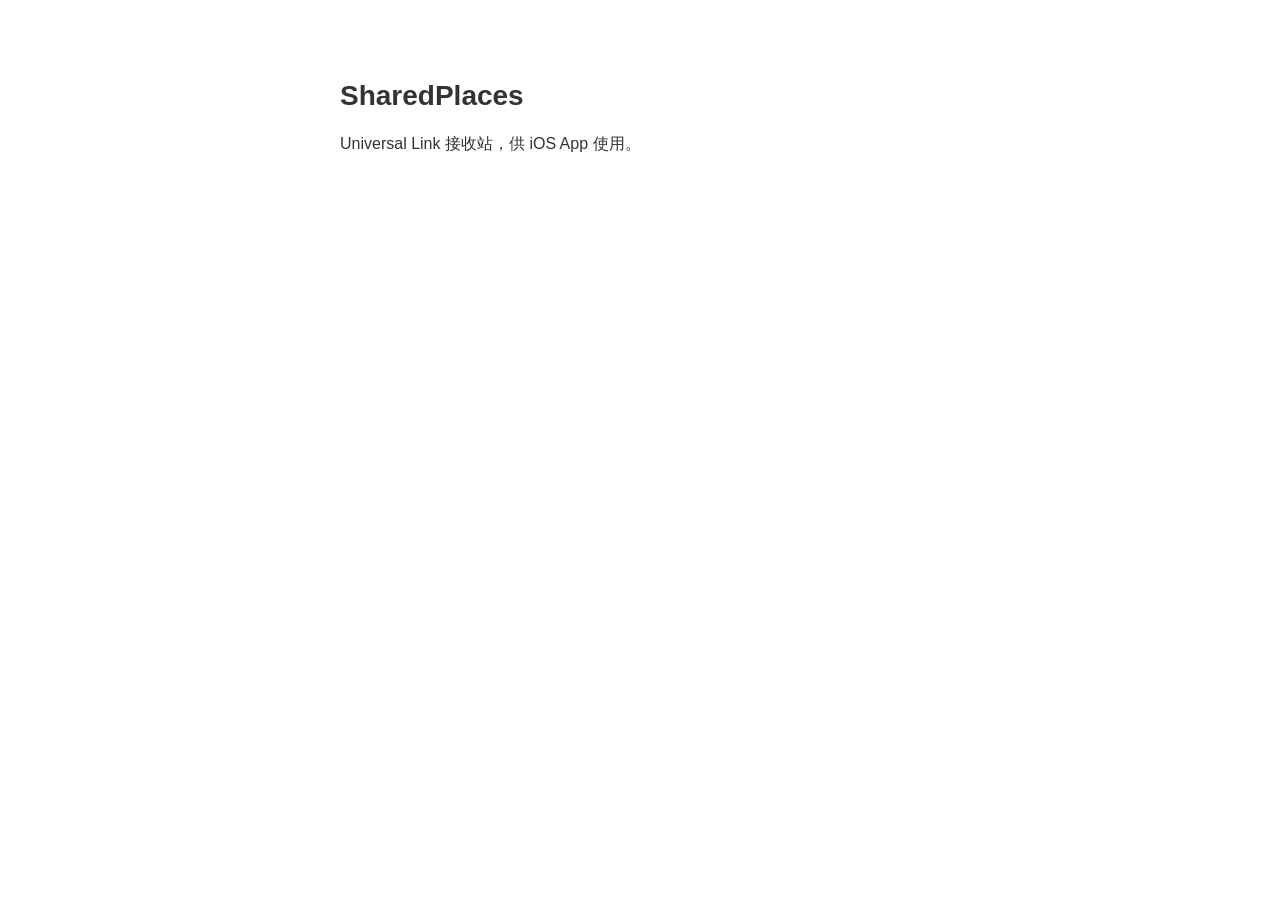
<file: index.html>
<!DOCTYPE html>
<html lang="zh-Hant">
<head>
  <meta charset="UTF-8">
  <title>SharedPlaces</title>
  <style>
    body { font-family: -apple-system, sans-serif; max-width: 600px; margin: 80px auto; padding: 0 20px; color: #333; }
    h1 { font-size: 28px; }
    p { line-height: 1.6; }
  </style>
</head>
<body>
  <h1>SharedPlaces</h1>
  <p>Universal Link 接收站，供 iOS App 使用。</p>
</body>
</html>
</file>
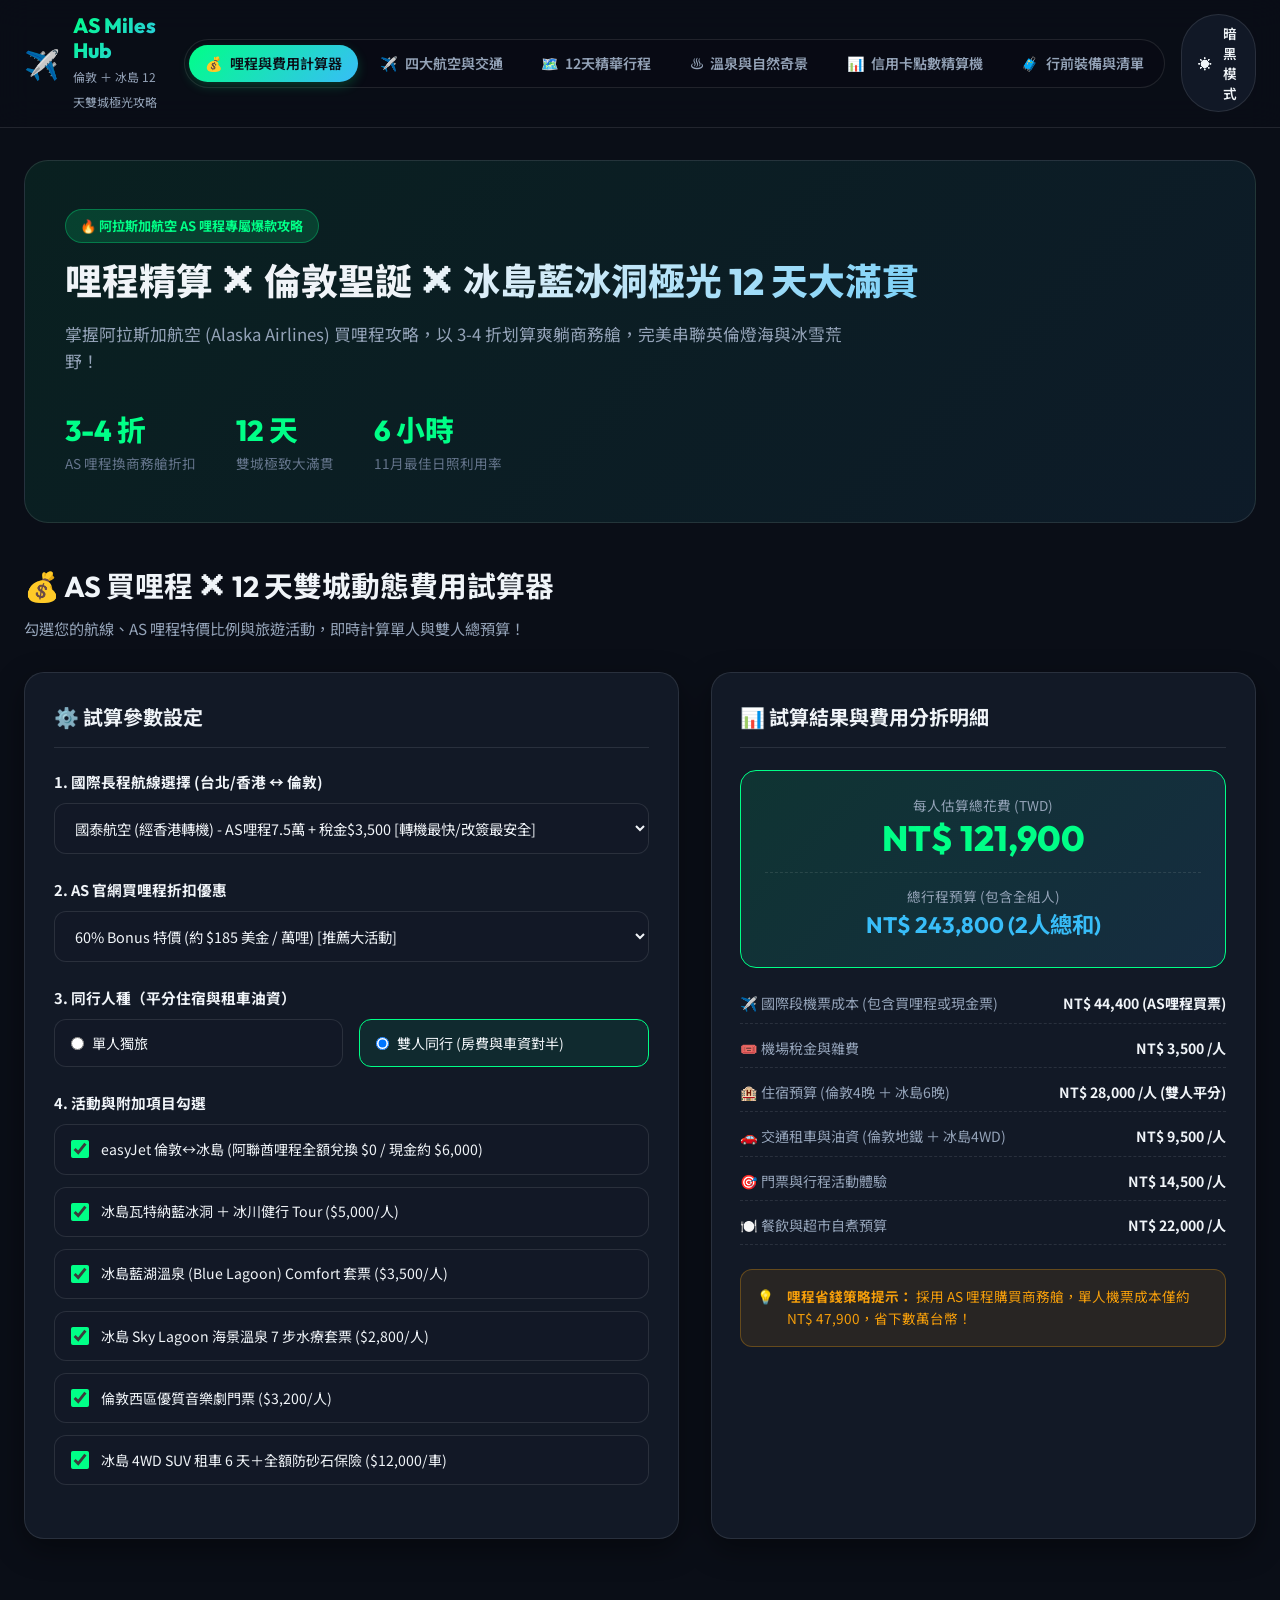
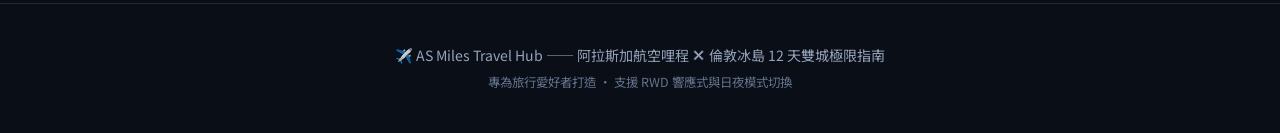
<file: as-miles-hub/index.html>
<!DOCTYPE html>
<html lang="zh-TW" data-theme="dark">
<head>
    <meta charset="UTF-8">
    <meta name="viewport" content="width=device-width, initial-scale=1.0">
    <title>AS 哩程攻略與倫敦冰島 12 天極限雙城指南</title>
    <meta name="description" content="阿拉斯加航空 (Alaska Airlines) 買哩程攻略，精算國泰、芬蘭、卡達與華航等四大航空，搭配倫敦與冰島 12 天雙城極光聖誕行程動態預算計算器。">
    <!-- Google Fonts -->
    <link rel="preconnect" href="https://fonts.googleapis.com">
    <link rel="preconnect" href="https://fonts.gstatic.com" crossorigin>
    <link href="https://fonts.googleapis.com/css2?family=Outfit:wght@300;400;500;600;700;800&family=Noto+Sans+TC:wght@300;400;500;700&display=swap" rel="stylesheet">
    <link rel="stylesheet" href="styles.css">
</head>
<body>
    <!-- 頂部導覽列 Header -->
    <header class="site-header">
        <div class="header-container">
            <div class="brand">
                <span class="brand-icon">✈️</span>
                <div class="brand-text">
                    <span class="brand-title">AS Miles Hub</span>
                    <span class="brand-sub">倫敦 ＋ 冰島 12天雙城極光攻略</span>
                </div>
            </div>

            <!-- 主選單 Navigation Tabs -->
            <nav class="main-nav" id="mainNav">
                <button class="nav-btn active" data-tab="tab-calculator" id="navCalc">
                    <span class="nav-icon">💰</span> 哩程與費用計算器
                </button>
                <button class="nav-btn" data-tab="tab-flights" id="navFlights">
                    <span class="nav-icon">✈️</span> 四大航空與交通
                </button>
                <button class="nav-btn" data-tab="tab-itinerary" id="navItinerary">
                    <span class="nav-icon">🗺️</span> 12天精華行程
                </button>
                <button class="nav-btn" data-tab="tab-nature" id="navNature">
                    <span class="nav-icon">♨️</span> 溫泉與自然奇景
                </button>
                <button class="nav-btn" data-tab="tab-tracker" id="navTracker">
                    <span class="nav-icon">📊</span> 信用卡點數精算機
                </button>
                <button class="nav-btn" data-tab="tab-checklist" id="navChecklist">
                    <span class="nav-icon">🧳</span> 行前裝備與清單
                </button>
            </nav>

            <!-- 主題切換按鈕 Theme Toggle -->
            <div class="header-actions">
                <button class="theme-toggle" id="themeToggle" aria-label="切換深色/淺色模式">
                    <span class="theme-icon sun-icon">☀️</span>
                    <span class="theme-icon moon-icon">🌙</span>
                    <span class="theme-label">暗黑模式</span>
                </button>
            </div>
        </div>
    </header>

    <!-- 主要內容區 Main Container -->
    <main class="main-content">
        <!-- Hero Banner -->
        <section class="hero-banner">
            <div class="hero-content">
                <div class="badge-tag">🔥 阿拉斯加航空 AS 哩程專屬爆款攻略</div>
                <h1 class="hero-title">哩程精算 ✕ 倫敦聖誕 ✕ 冰島藍冰洞極光 12 天大滿貫</h1>
                <p class="hero-desc">掌握阿拉斯加航空 (Alaska Airlines) 買哩程攻略，以 3-4 折划算爽躺商務艙，完美串聯英倫燈海與冰雪荒野！</p>
                <div class="hero-stats">
                    <div class="stat-item">
                        <span class="stat-val">3-4 折</span>
                        <span class="stat-lbl">AS 哩程換商務艙折扣</span>
                    </div>
                    <div class="stat-item">
                        <span class="stat-val">12 天</span>
                        <span class="stat-lbl">雙城極致大滿貫</span>
                    </div>
                    <div class="stat-item">
                        <span class="stat-val">6 小時</span>
                        <span class="stat-lbl">11月最佳日照利用率</span>
                    </div>
                </div>
            </div>
        </section>

        <!-- 頁面 1：哩程與費用實時計算器 (Interactive Calculator) -->
        <section id="tab-calculator" class="tab-panel active">
            <div class="panel-header">
                <h2>💰 AS 買哩程 ✕ 12 天雙城動態費用試算器</h2>
                <p>勾選您的航線、AS 哩程特價比例與旅遊活動，即時計算單人與雙人總預算！</p>
            </div>

            <div class="calc-grid">
                <!-- 左側控制面板 Form Controls -->
                <div class="calc-controls card-glass">
                    <h3 class="card-title">⚙️ 試算參數設定</h3>
                    
                    <!-- 1. 國際線航班選擇 -->
                    <div class="form-group">
                        <label class="form-label" for="flightSelect">1. 國際長程航線選擇 (台北/香港 ↔ 倫敦)</label>
                        <select id="flightSelect" class="form-select">
                            <option value="cathay" selected>國泰航空 (經香港轉機) - AS哩程7.5萬 + 稅金$3,500 [轉機最快/改簽最安全]</option>
                            <option value="finnair">芬蘭航空 (經赫爾辛基) - AS哩程7.5萬 + 稅金$2,500 [稅金最省/冰島直飛]</option>
                            <option value="qatar">卡達航空 Qsuite (經杜哈) - AS哩程7.5萬 + 稅金$6,400 [最奢華帶門套房]</option>
                            <option value="chinaair">中華航空 (台北直飛) - 現金票約 $43,280 [直飛零風險/體力負擔最小]</option>
                            <option value="etihad">阿提哈德 (經阿布達比) - 現金票約 $28,126 [極致便宜省錢王]</option>
                        </select>
                    </div>

                    <!-- 2. AS 買哩程優惠折扣選項 -->
                    <div class="form-group" id="asDiscountGroup">
                        <label class="form-label" for="asBonusSelect">2. AS 官網買哩程折扣優惠</label>
                        <select id="asBonusSelect" class="form-select">
                            <option value="60" selected>60% Bonus 特價 (約 $185 美金 / 萬哩) [推薦大活動]</option>
                            <option value="50">50% Bonus 特價 (約 $198 美金 / 萬哩)</option>
                            <option value="40">40% Bonus 特價 (約 $210 美金 / 萬哩)</option>
                            <option value="0">無特價原價購買 (約 $295 美金 / 萬哩)</option>
                        </select>
                    </div>

                    <!-- 3. 同行人數 -->
                    <div class="form-group">
                        <label class="form-label">3. 同行人種（平分住宿與租車油資）</label>
                        <div class="radio-group">
                            <label class="radio-label">
                                <input type="radio" name="peopleCount" value="1"> 單人獨旅
                            </label>
                            <label class="radio-label active">
                                <input type="radio" name="peopleCount" value="2" checked> 雙人同行 (房費與車資對半)
                            </label>
                        </div>
                    </div>

                    <!-- 4. 自選門票活動與加購 -->
                    <div class="form-group">
                        <label class="form-label">4. 活動與附加項目勾選</label>
                        <div class="checkbox-list">
                            <label class="checkbox-label">
                                <input type="checkbox" id="chkEasyjet" checked> 
                                <span>easyJet 倫敦↔冰島 (阿聯酋哩程全額兌換 $0 / 現金約 $6,000)</span>
                            </label>
                            <label class="checkbox-label">
                                <input type="checkbox" id="chkIcecave" checked> 
                                <span>冰島瓦特納藍冰洞 ＋ 冰川健行 Tour ($5,000/人)</span>
                            </label>
                            <label class="checkbox-label">
                                <input type="checkbox" id="chkBluelagoon" checked> 
                                <span>冰島藍湖溫泉 (Blue Lagoon) Comfort 套票 ($3,500/人)</span>
                            </label>
                            <label class="checkbox-label">
                                <input type="checkbox" id="chkSkylagoon" checked> 
                                <span>冰島 Sky Lagoon 海景溫泉 7 步水療套票 ($2,800/人)</span>
                            </label>
                            <label class="checkbox-label">
                                <input type="checkbox" id="chkMusical" checked> 
                                <span>倫敦西區優質音樂劇門票 ($3,200/人)</span>
                            </label>
                            <label class="checkbox-label">
                                <input type="checkbox" id="chkCarInsurance" checked> 
                                <span>冰島 4WD SUV 租車 6 天＋全額防砂石保險 ($12,000/車)</span>
                            </label>
                        </div>
                    </div>
                </div>

                <!-- 右側結果展示卡片 Result Card -->
                <div class="calc-results card-glass">
                    <h3 class="card-title">📊 試算結果與費用分拆明細</h3>
                    
                    <div class="total-display">
                        <div class="total-price-box">
                            <span class="total-lbl">每人估算總花費 (TWD)</span>
                            <span class="total-num" id="totalPricePerPerson">NT$ 0</span>
                        </div>
                        <div class="total-price-box secondary">
                            <span class="total-lbl">總行程預算 (包含全組人)</span>
                            <span class="total-num-sec" id="totalPriceGroup">NT$ 0</span>
                        </div>
                    </div>

                    <div class="breakdown-list">
                        <div class="breakdown-item">
                            <span class="bk-name">✈️ 國際段機票成本 (包含買哩程或現金票)</span>
                            <span class="bk-val" id="bkFlight">NT$ 0</span>
                        </div>
                        <div class="breakdown-item">
                            <span class="bk-name">🎟️ 機場稅金與雜費</span>
                            <span class="bk-val" id="bkTax">NT$ 0</span>
                        </div>
                        <div class="breakdown-item">
                            <span class="bk-name">🏨 住宿預算 (倫敦4晚 ＋ 冰島6晚)</span>
                            <span class="bk-val" id="bkHotel">NT$ 28,000 /人</span>
                        </div>
                        <div class="breakdown-item">
                            <span class="bk-name">🚗 交通租車與油資 (倫敦地鐵 ＋ 冰島4WD)</span>
                            <span class="bk-val" id="bkTransport">NT$ 0</span>
                        </div>
                        <div class="breakdown-item">
                            <span class="bk-name">🎯 門票與行程活動體驗</span>
                            <span class="bk-val" id="bkActivities">NT$ 0</span>
                        </div>
                        <div class="breakdown-item">
                            <span class="bk-name">🍽️ 餐飲與超市自煮預算</span>
                            <span class="bk-val" id="bkFood">NT$ 22,000 /人</span>
                        </div>
                    </div>

                    <div class="savings-banner">
                        <span class="savings-icon">💡</span>
                        <div class="savings-text">
                            <strong>哩程省錢策略提示：</strong>
                            <span id="savingsNotice">選擇國泰/芬蘭/卡達配合 AS 買哩程，比原價商務艙省下近 7~8 萬台幣！</span>
                        </div>
                    </div>
                </div>
            </div>
        </section>

        <!-- 頁面 2：四大航空公司與交通對比 (Flights & Transit) -->
        <section id="tab-flights" class="tab-panel">
            <div class="panel-header">
                <h2>✈️ 四大航空公司 ✕ 延誤風險 ✕ 確切搭乘時間全評比</h2>
                <p>針對前往倫敦的四家主要航空，評估起降時間、轉機花費小時、延誤風險與意外改簽能力。</p>
            </div>
            <div class="panel-header" style="margin-top: 2rem;">
                <h2>📅 8/8 華航倫敦 (11/13出發) 購票決策表</h2>
                <p>根據 8/8 查詢之最新報價，對比「是否可升等」與「C/P值」的終極決策表。</p>
            </div>
            <div class="table-container" style="overflow-x: auto; margin-bottom: 3rem; border-radius: 8px; box-shadow: 0 4px 6px -1px rgba(0, 0, 0, 0.1);">
                <table style="width: 100%; border-collapse: collapse; text-align: left; background-color: var(--surface-card);">
                    <thead>
                        <tr style="background-color: var(--surface-hover); border-bottom: 2px solid var(--border-color);">
                            <th style="padding: 1rem;">去程艙等</th>
                            <th style="padding: 1rem;">回程艙等</th>
                            <th style="padding: 1rem; color: #10B981;">總價 (TWD)</th>
                            <th style="padding: 1rem;">升等資格</th>
                            <th style="padding: 1rem;">顧問點評</th>
                        </tr>
                    </thead>
                    <tbody>
                        <tr style="border-bottom: 1px solid var(--border-color);">
                            <td style="padding: 1rem;">經濟</td>
                            <td style="padding: 1rem;">經濟</td>
                            <td style="padding: 1rem; font-weight: bold;">$37,373</td>
                            <td style="padding: 1rem;">❌ 不可</td>
                            <td style="padding: 1rem;"><span style="color: var(--text-secondary);">純小資，點數無用武之地</span></td>
                        </tr>
                        <tr style="border-bottom: 1px solid var(--border-color);">
                            <td style="padding: 1rem;">經濟</td>
                            <td style="padding: 1rem;">豪經</td>
                            <td style="padding: 1rem; font-weight: bold;">$60,618</td>
                            <td style="padding: 1rem;">❌ 不可</td>
                            <td style="padding: 1rem;"><span style="color: var(--text-secondary);">雞肋，無法平躺</span></td>
                        </tr>
                        <tr style="background-color: rgba(16, 185, 129, 0.1); border-bottom: 1px solid var(--border-color);">
                            <td style="padding: 1rem; font-weight: bold; color: var(--text-primary);">經濟</td>
                            <td style="padding: 1rem; font-weight: bold; color: var(--text-primary);">豪經</td>
                            <td style="padding: 1rem; font-weight: bold; font-size: 1.1rem; color: #10B981;">$68,135</td>
                            <td style="padding: 1rem; font-weight: bold; color: #10B981;">✅ 3萬哩升等</td>
                            <td style="padding: 1rem; font-weight: bold;">🏆 推薦首選！最佳 C/P 值！</td>
                        </tr>
                        <tr style="border-bottom: 1px solid var(--border-color);">
                            <td style="padding: 1rem;">豪經</td>
                            <td style="padding: 1rem;">豪經</td>
                            <td style="padding: 1rem; font-weight: bold;">$77,478</td>
                            <td style="padding: 1rem;">❌ 不可</td>
                            <td style="padding: 1rem;"><span style="color: var(--text-secondary);">太貴且不能升等</span></td>
                        </tr>
                        <tr>
                            <td style="padding: 1rem;">豪經</td>
                            <td style="padding: 1rem;">豪經</td>
                            <td style="padding: 1rem; font-weight: bold; color: #EF4444;">$84,995</td>
                            <td style="padding: 1rem;">✅ 單程升等</td>
                            <td style="padding: 1rem;"><span style="color: #EF4444;">荷包重傷，總價太高</span></td>
                        </tr>
                    </tbody>
                </table>
            </div>

            <div class="airline-cards">
                <!-- 1. 國泰航空 -->
                <div class="airline-card featured">
                    <div class="card-badge">🌟 轉機最快 / 改簽最安心</div>
                    <h3 class="airline-name">國泰航空 Cathay Pacific</h3>
                    <div class="airline-price">AS 75,000 哩 ＋ 稅金約 $3,500</div>
                    <ul class="airline-details">
                        <li><strong>⏱️ 去程搭乘時間：</strong>16 小時 15 分 (10:45 TPE ➡️ 20:00 LHR)</li>
                        <li><strong>⏱️ 回程搭乘時間：</strong>15 小時 25 分 (12:20 LHR ➡️ 11:45+1 TPE)</li>
                        <li><strong>🔄 轉機點與時間：</strong>香港 (HKG) 轉機約 1.5 - 2 小時 (最極速)</li>
                        <li><strong>🚨 延誤改簽能力：</strong>香港每天 4-5 班直飛倫敦。第一段延誤能**立刻改簽數小時後的下一班**，完全不用留宿過夜！</li>
                    </ul>
                </div>

                <!-- 2. 芬蘭航空 -->
                <div class="airline-card">
                    <div class="card-badge badge-green">💰 稅金最省 / 直飛冰島</div>
                    <h3 class="airline-name">芬蘭航空 Finnair</h3>
                    <div class="airline-price">AS 75,000 哩 ＋ 稅金約 $2,500</div>
                    <ul class="airline-details">
                        <li><strong>⏱️ 去程搭乘時間：</strong>17 小時 30 分</li>
                        <li><strong>⏱️ 回程搭乘時間：</strong>16 小時 40 分</li>
                        <li><strong>🔄 轉機點與時間：</strong>赫爾辛基 (HEL) 轉機約 2 - 2.5 小時</li>
                        <li><strong>🚨 獨家優勢：</strong>大本營赫爾辛基**直接有直飛冰島雷克雅維克 (KEF)** 的航班！稅金全場最便宜。</li>
                    </ul>
                </div>

                <!-- 3. 卡達航空 -->
                <div class="airline-card">
                    <div class="card-badge badge-purple">💎 奢華 Qsuite 天花板</div>
                    <h3 class="airline-name">卡達航空 Qatar Airways</h3>
                    <div class="airline-price">AS 75,000~85,000 哩 ＋ 稅金約 $6,400</div>
                    <ul class="airline-details">
                        <li><strong>⏱️ 去程搭乘時間：</strong>18 小時 30 分</li>
                        <li><strong>⏱️ 回程搭乘時間：</strong>17 小時 10 分</li>
                        <li><strong>🔄 轉機點與時間：</strong>杜哈 (DOH) 轉機約 2.5 小時</li>
                        <li><strong>🚨 獨家優勢：</strong>全球評價第一的 **Qsuite 帶門獨立包廂商務艙**，奢華貴賓室體驗。</li>
                    </ul>
                </div>

                <!-- 4. 中華航空 -->
                <div class="airline-card">
                    <div class="card-badge badge-blue">🚀 零轉機直飛王</div>
                    <h3 class="airline-name">中華航空 China Airlines</h3>
                    <div class="airline-price">現金票約 NT$ 43,280 / 直飛</div>
                    <ul class="airline-details">
                        <li><strong>⏱️ 去程搭乘時間：</strong>13 小時 40 分 (08:50 TPE ➡️ 16:30 LHR)</li>
                        <li><strong>⏱️ 回程搭乘時間：</strong>13 小時 20 分 (21:10 LHR ➡️ 18:30+1 TPE)</li>
                        <li><strong>🔄 轉機點與時間：</strong>直飛無轉機 (0 分鐘)</li>
                        <li><strong>🚨 延誤風險：</strong>零失連 (Misconnection) 風險！體力負擔最小，抵達剛好進飯店。</li>
                    </ul>
                </div>
            </div>

            <!-- 阿聯酋哩程換 easyJet 指南 -->
            <div class="info-box-card">
                <h3>💡 easyJet 倫敦 ↔ 冰島（使用阿聯酋 Skywards 哩程全額兌換）</h3>
                <p>您可以利用即將過期的阿聯酋哩程，在 Emirates 官網合作夥伴專區直接預訂 easyJet 機票！哩程可連同**機場稅金與 23kg 托運行李**全額折抵。去程 11:30 出發，14:45 到冰島，時間完美銜接！</p>
            </div>
        </section>

        <!-- 頁面 3：12天精華行程 (12-Day Itinerary) -->
        <section id="tab-itinerary" class="tab-panel">
            <div class="panel-header">
                <h2>🗺️ 12 天雙城大滿貫時間軸總行程</h2>
                <p>專為 11 月黃金日照設計（黑夜拉車、白天看景），新增斯奈山半島教堂山深度遊！</p>
            </div>

            <!-- Day Selector Tabs -->
            <div class="day-tabs" id="dayTabs">
                <button class="day-btn active" data-day="1">Day 1</button>
                <button class="day-btn" data-day="2">Day 2</button>
                <button class="day-btn" data-day="3">Day 3</button>
                <button class="day-btn" data-day="4">Day 4</button>
                <button class="day-btn" data-day="5">Day 5</button>
                <button class="day-btn" data-day="6">Day 6</button>
                <button class="day-btn" data-day="7">Day 7</button>
                <button class="day-btn" data-day="8">Day 8</button>
                <button class="day-btn" data-day="9">Day 9</button>
                <button class="day-btn" data-day="10">Day 10</button>
                <button class="day-btn" data-day="11">Day 11</button>
                <button class="day-btn" data-day="12">Day 12</button>
            </div>

            <!-- 行程動態顯示區 Day Detail Card -->
            <div class="itinerary-detail card-glass" id="dayDetailContainer">
                <!-- 由 JavaScript 動態繪製 -->
            </div>
        </section>

        <!-- 頁面 4：溫泉與大自然奇景 (Hot Springs & Nature) -->
        <section id="tab-nature" class="tab-panel">
            <div class="panel-header">
                <h2>♨️ 冰島三大熱門溫泉 ✕ 五大自然奇景圖鑑</h2>
                <p>11 月冬季限定重頭戲！藍冰洞探險、魔幻夕陽黑沙灘與兩大放鬆溫泉完整指引。</p>
            </div>

            <h3 class="sub-section-title">🌋 三大溫泉比較與關門/維修注意事項</h3>
            <div class="springs-grid">
                <div class="spring-card">
                    <div class="spring-img-placeholder blue-lagoon">♨️ 藍湖溫泉 (Blue Lagoon)</div>
                    <div class="spring-body">
                        <h4>藍湖溫泉 Blue Lagoon</h4>
                        <span class="spring-time">11月營業時間：08:00 - 20:00</span>
                        <p>Tiffany 藍火山溫泉、免費白矽泥面膜與水中 Bar。排在 Day 4 抵達冰島後直奔！</p>
                        <div class="warning-tag">⚠️ 維修提示：每年1月深層保養；若有火山防禦性暫停官網全額退款。</div>
                    </div>
                </div>

                <div class="spring-card">
                    <div class="spring-img-placeholder sky-lagoon">🌊 天空溫泉 (Sky Lagoon)</div>
                    <div class="spring-body">
                        <h4>天空溫泉 Sky Lagoon</h4>
                        <span class="spring-time">11月營業時間：10:00 - 22:00</span>
                        <p>位於雷克雅維克市區崖邊的無邊際海景溫泉，獨家「7 步水療儀式 (7-Step Ritual)」。</p>
                        <div class="warning-tag success">✅ 營業至 22:00，適合 Day 9 16:00 天黑後安排泡湯！</div>
                    </div>
                </div>

                <div class="spring-card">
                    <div class="spring-img-placeholder secret-lagoon">🌿 秘密溫泉 (Secret Lagoon)</div>
                    <div class="spring-body">
                        <h4>秘密溫泉 Secret Lagoon</h4>
                        <span class="spring-time">11月營業時間：10:00 - 19:00</span>
                        <p>位於黃金圈 Flúðir 鎮，冰島最古老的天然溫泉，水溫保持在 38-40°C，周邊有小型間歇泉。</p>
                        <div class="warning-tag neutral">ℹ️ 純天然戶外池，無大規模保養維修關閉。</div>
                    </div>
                </div>
            </div>

            <h3 class="sub-section-title" style="margin-top: 2rem;">🏔️ 11 月五大不可錯過的冰島奇景</h3>
            <div class="wonders-list">
                <div class="wonder-item">
                    <span class="wonder-num">01</span>
                    <div class="wonder-text">
                        <strong>藍冰洞探險 (Blue Ice Cave)</strong>
                        <p>萬年冰川內部的水晶藍冰洞，每年 11 月才開放的冬季限定奇觀！</p>
                    </div>
                </div>
                <div class="wonder-item">
                    <span class="wonder-num">02</span>
                    <div class="wonder-text">
                        <strong>傑古沙龍冰河湖 & 鑽石沙灘</strong>
                        <p>黑沙灘上散落著如鑽石般璀璨的透明浮冰，低角度夕陽照耀下夢幻無比。</p>
                    </div>
                </div>
                <div class="wonder-item">
                    <span class="wonder-num">03</span>
                    <div class="wonder-text">
                        <strong>教堂山 Kirkjufell (斯奈山半島)</strong>
                        <p>《權力遊戲》地標！「草帽形」教堂山與雙層瀑布，12 天行程專屬加碼景點。</p>
                    </div>
                </div>
                <div class="wonder-item">
                    <span class="wonder-num">04</span>
                    <div class="wonder-text">
                        <strong>黃金圈 (Golden Circle)</strong>
                        <p>歐亞與北美板塊大裂縫、每 5-10 分鐘噴發一次的 Strokkur 間歇泉、黃金雙層瀑布。</p>
                    </div>
                </div>
                <div class="wonder-item">
                    <span class="wonder-num">05</span>
                    <div class="wonder-text">
                        <strong>雷尼斯黑沙灘 (Reynisfjara)</strong>
                        <p>世界最美黑沙灘，巨型玄武岩石柱海蝕洞與大西洋磅礡浪潮。</p>
                    </div>
                </div>
            </div>
        </section>

        <!-- 頁面 5：信用卡點數精算機 (Points & Miles Tracker) -->
        <section id="tab-tracker" class="tab-panel">
            <div class="panel-header">
                <h2>📊 信用卡點數 ✕ 華航／長榮 雙軌精算機</h2>
                <p>輸入各家銀行的點數餘額，同時精算轉入<strong>華航 Dynasty Flyer</strong> 與 <strong>長榮無限萬哩遊</strong>各能拿到多少哩，一眼看出哪邊划算。</p>
            </div>

            <div class="calc-grid">
                <!-- 左側輸入面板 Form Controls -->
                <div class="calc-controls card-glass">
                    <h3 class="card-title">💳 點數餘額輸入區</h3>
                    
                    <div class="form-group">
                        <label class="form-label" for="ptDbs">1. 星展銀行 (DBS) - 傳說對決卡</label>
                        <div style="display: flex; gap: 0.5rem; align-items: center;">
                            <input type="number" id="ptDbs" class="form-select" value="13677" style="width: auto; flex: 1;">
                            <span style="font-size: 0.85rem; color: var(--text-secondary);">點</span>
                        </div>
                        <div style="font-size: 0.75rem; color: var(--accent-aurora); margin-top: 0.3rem;">華航：90換100（9.00 元/哩 🏆）｜<strong style="color: var(--accent-gold);">長榮：50換100 🔥 划算 1.8 倍</strong></div>
                    </div>

                    <div class="form-group">
                        <label class="form-label" for="ptCathay">2. 國泰世華 (Cathay) - 小樹點</label>
                        <div style="display: flex; gap: 0.5rem; align-items: center;">
                            <input type="number" id="ptCathay" class="form-select" value="4844" style="width: auto; flex: 1;">
                            <span style="font-size: 0.85rem; color: var(--text-secondary);">點</span>
                        </div>
                        <div style="font-size: 0.75rem; color: var(--accent-aurora); margin-top: 0.3rem;">華航：840換1000（28.00 元/哩）｜<strong style="color: var(--accent-gold);">長榮：360換1000 🔥 划算 2.3 倍</strong></div>
                    </div>

                    <div class="form-group">
                        <label class="form-label" for="ptTaishin">3. 台新銀行 (Taishin) - 台新 Point</label>
                        <div style="display: flex; gap: 0.5rem; align-items: center;">
                            <input type="number" id="ptTaishin" class="form-select" value="6880" style="width: auto; flex: 1;">
                            <span style="font-size: 0.85rem; color: var(--text-secondary);">點</span>
                        </div>
                        <div style="font-size: 0.75rem; color: var(--accent-aurora); margin-top: 0.3rem;">華航：11換14（20.68 元/哩）｜長榮：11換13（唯一華航較優的一家）</div>
                    </div>

                    <div class="form-group">
                        <label class="form-label" for="ptEsun">4. 玉山銀行 (E.SUN) - e point</label>
                        <div style="display: flex; gap: 0.5rem; align-items: center;">
                            <input type="number" id="ptEsun" class="form-select" value="3990" style="width: auto; flex: 1;">
                            <span style="font-size: 0.85rem; color: var(--text-secondary);">點</span>
                        </div>
                        <div style="font-size: 0.75rem; color: var(--accent-aurora); margin-top: 0.3rem;">華航：200換180（31.75 元/哩）｜<strong style="color: var(--accent-gold);">長榮：200換300 🔥 划算 1.67 倍</strong></div>
                    </div>

                    <div class="form-group">
                        <label class="form-label" for="ptExisting">5. 華航帳戶原有庫存哩程</label>
                        <div style="display: flex; gap: 0.5rem; align-items: center;">
                            <input type="number" id="ptExisting" class="form-select" value="4027" style="width: auto; flex: 1;">
                            <span style="font-size: 0.85rem; color: var(--text-secondary);">哩</span>
                        </div>
                        <div style="font-size: 0.75rem; color: var(--text-secondary); margin-top: 0.3rem;">神救援！原有的庫存直接補足缺口！</div>
                    </div>

                    <div class="form-group">
                        <label class="form-label" for="ptEvaExisting">6. 長榮帳戶原有庫存哩程</label>
                        <div style="display: flex; gap: 0.5rem; align-items: center;">
                            <input type="number" id="ptEvaExisting" class="form-select" value="3100" style="width: auto; flex: 1;">
                            <span style="font-size: 0.85rem; color: var(--text-secondary);">哩</span>
                        </div>
                        <div style="font-size: 0.75rem; color: var(--text-secondary); margin-top: 0.3rem;">無限萬哩遊帳戶現有哩程（2026-08-16 用戶確認為 3,100）</div>
                    </div>
                </div>

                <!-- 右側結果展示卡片 Result Card -->
                <div class="calc-results card-glass">
                    <h3 class="card-title">🚀 華航哩程升等商務艙進度</h3>
                    
                    <div class="total-display">
                        <div class="total-price-box">
                            <span class="total-lbl">預計獲得總華航哩程</span>
                            <span class="total-num" id="totalMiles">0 哩</span>
                        </div>
                        <div class="total-price-box secondary">
                            <span class="total-lbl">距離商務艙升等門檻 (35,000 哩)</span>
                            <div class="progress-bar-bg" style="background: rgba(0,0,0,0.2); border-radius: 99px; height: 12px; margin-top: 0.8rem; overflow: hidden; border: 1px solid var(--border-color);">
                                <div id="milesProgress" style="width: 0%; height: 100%; background: linear-gradient(90deg, var(--accent-aurora), var(--accent-blue)); transition: width 0.8s ease;"></div>
                            </div>
                            <span id="milesStatus" style="font-size: 0.85rem; color: var(--text-secondary); margin-top: 0.5rem; display: block;">計算中...</span>
                        </div>
                    </div>

                    <div class="breakdown-list">
                        <div class="breakdown-item">
                            <span class="bk-name">🦁 星展銀行 (90 -> 100)</span>
                            <span class="bk-val" id="resDbs">0 哩</span>
                        </div>
                        <div class="breakdown-item">
                            <span class="bk-name">🌳 國泰小樹點 (840 -> 1000)</span>
                            <span class="bk-val" id="resCathay">0 哩</span>
                        </div>
                        <div class="breakdown-item">
                            <span class="bk-name">🌹 台新 Point (11 -> 14)</span>
                            <span class="bk-val" id="resTaishin">0 哩</span>
                        </div>
                        <div class="breakdown-item">
                            <span class="bk-name">🐻 玉山 e point (200 -> 180)</span>
                            <span class="bk-val" id="resEsun">0 哩</span>
                        </div>
                        <div class="breakdown-item">
                            <span class="bk-name">✈️ 華航原有庫存 (神救援)</span>
                            <span class="bk-val" id="resExisting">0 哩</span>
                        </div>
                    </div>

                    <!-- ── 長榮無限萬哩遊 對照 ── -->
                    <h3 class="card-title" style="margin-top: 1.8rem;">🌿 同一批點數轉長榮無限萬哩遊</h3>

                    <div class="total-price-box">
                        <span class="total-lbl">預計獲得總長榮哩程</span>
                        <span class="total-num" id="totalEvaMiles">0 哩</span>
                    </div>

                    <div class="breakdown-list" style="margin-top: 0.8rem;">
                        <div class="breakdown-item">
                            <span class="bk-name">🦁 星展銀行 (依卡別)</span>
                            <span class="bk-val" id="resDbsEva">待確認卡別</span>
                        </div>
                        <div class="breakdown-item">
                            <span class="bk-name">🌳 國泰小樹點 (360 -> 1000)</span>
                            <span class="bk-val" id="resCathayEva">0 哩</span>
                        </div>
                        <div class="breakdown-item">
                            <span class="bk-name">🌹 台新 Point (11 -> 13)</span>
                            <span class="bk-val" id="resTaishinEva">0 哩</span>
                        </div>
                        <div class="breakdown-item">
                            <span class="bk-name">🐻 玉山 e point (200 -> 300)</span>
                            <span class="bk-val" id="resEsunEva">0 哩</span>
                        </div>
                        <div class="breakdown-item">
                            <span class="bk-name">🌿 長榮原有庫存</span>
                            <span class="bk-val" id="resExistingEva">0 哩</span>
                        </div>
                    </div>

                    <div id="rateAdvice" style="font-size: 0.8rem; color: var(--accent-gold); margin-top: 1rem; line-height: 1.6;"></div>
                </div>
            </div>
        </section>

        <!-- 頁面 6：行前裝備與清單 (Checklist) -->
        <section id="tab-checklist" class="tab-panel">
            <div class="panel-header">
                <h2>🧳 11 月倫敦冰島行前互動備忘清單</h2>
                <p>點擊勾選確認您的必備證件、穿搭裝備與機票確認單，出發前零失誤！</p>
            </div>

            <div class="checklist-container card-glass">
                <div class="checklist-section">
                    <h3>📋 1. 重要證件與機票證明</h3>
                    <div class="todo-grid">
                        <label class="todo-item"><input type="checkbox"> 護照 (效期 6 個月以上)</label>
                        <label class="todo-item"><input type="checkbox"> 英國 ETA 簽證 / 申根保險證明</label>
                        <label class="todo-item"><input type="checkbox"> 國際駕照 + 國內駕照正本 (冰島自駕必備)</label>
                        <label class="todo-item"><input type="checkbox"> 華航 / 國泰 / 芬蘭機票確認單</label>
                        <label class="todo-item"><input type="checkbox"> 阿聯酋哩程兌換 easyJet 機票確認單</label>
                        <label class="todo-item"><input type="checkbox"> 雙外幣信用卡 (刷卡卡號與Pin碼)</label>
                    </div>
                </div>

                <div class="checklist-section">
                    <h3>🧥 2. 11月冰島洋蔥式保暖穿搭</h3>
                    <div class="todo-grid">
                        <label class="todo-item"><input type="checkbox"> Gore-Tex 防風防水防寒外套 (必備！)</label>
                        <label class="todo-item"><input type="checkbox"> 高筒防水登山雪靴 (冰川健行適用)</label>
                        <label class="todo-item"><input type="checkbox"> 吸濕排汗發熱衣 / 保暖羊毛衣</label>
                        <label class="todo-item"><input type="checkbox"> 防風防水長褲 (勿穿牛仔褲！)</label>
                        <label class="todo-item"><input type="checkbox"> 遮耳保暖毛帽 ＋ 防風厚手套</label>
                        <label class="todo-item"><input type="checkbox"> 泳衣 ＋ 泳帽 ＋ 毛巾 (溫泉用)</label>
                    </div>
                </div>

                <div class="checklist-section">
                    <h3>📸 3. 追極光與攝影器材</h3>
                    <div class="todo-grid">
                        <label class="todo-item"><input type="checkbox"> 相機 / 手機穩固三腳架 (夜間極光長曝必備)</label>
                        <label class="todo-item"><input type="checkbox"> 大容量行動電源 (低溫掉電快)</label>
                        <label class="todo-item"><input type="checkbox"> 歐洲三孔轉接頭 (UK) ＋ 雙孔圓頭 (EU)</label>
                        <label class="todo-item"><input type="checkbox"> 暖暖包 (貼相機 battery 或口袋)</label>
                        <label class="todo-item"><input type="checkbox"> 極光預測 App (My Aurora Forecast)</label>
                    </div>
                </div>
            </div>
        </section>
    </main>

    <!-- 頁尾 Footer -->
    <footer class="site-footer">
        <div class="footer-container">
            <p>✈️ AS Miles Travel Hub —— 阿拉斯加航空哩程 ✕ 倫敦冰島 12 天雙城極限指南</p>
            <p class="copyright">專為旅行愛好者打造 · 支援 RWD 響應式與日夜模式切換</p>
        </div>
    </footer>

    <script src="app.js"></script>
</body>
</html>
</file>
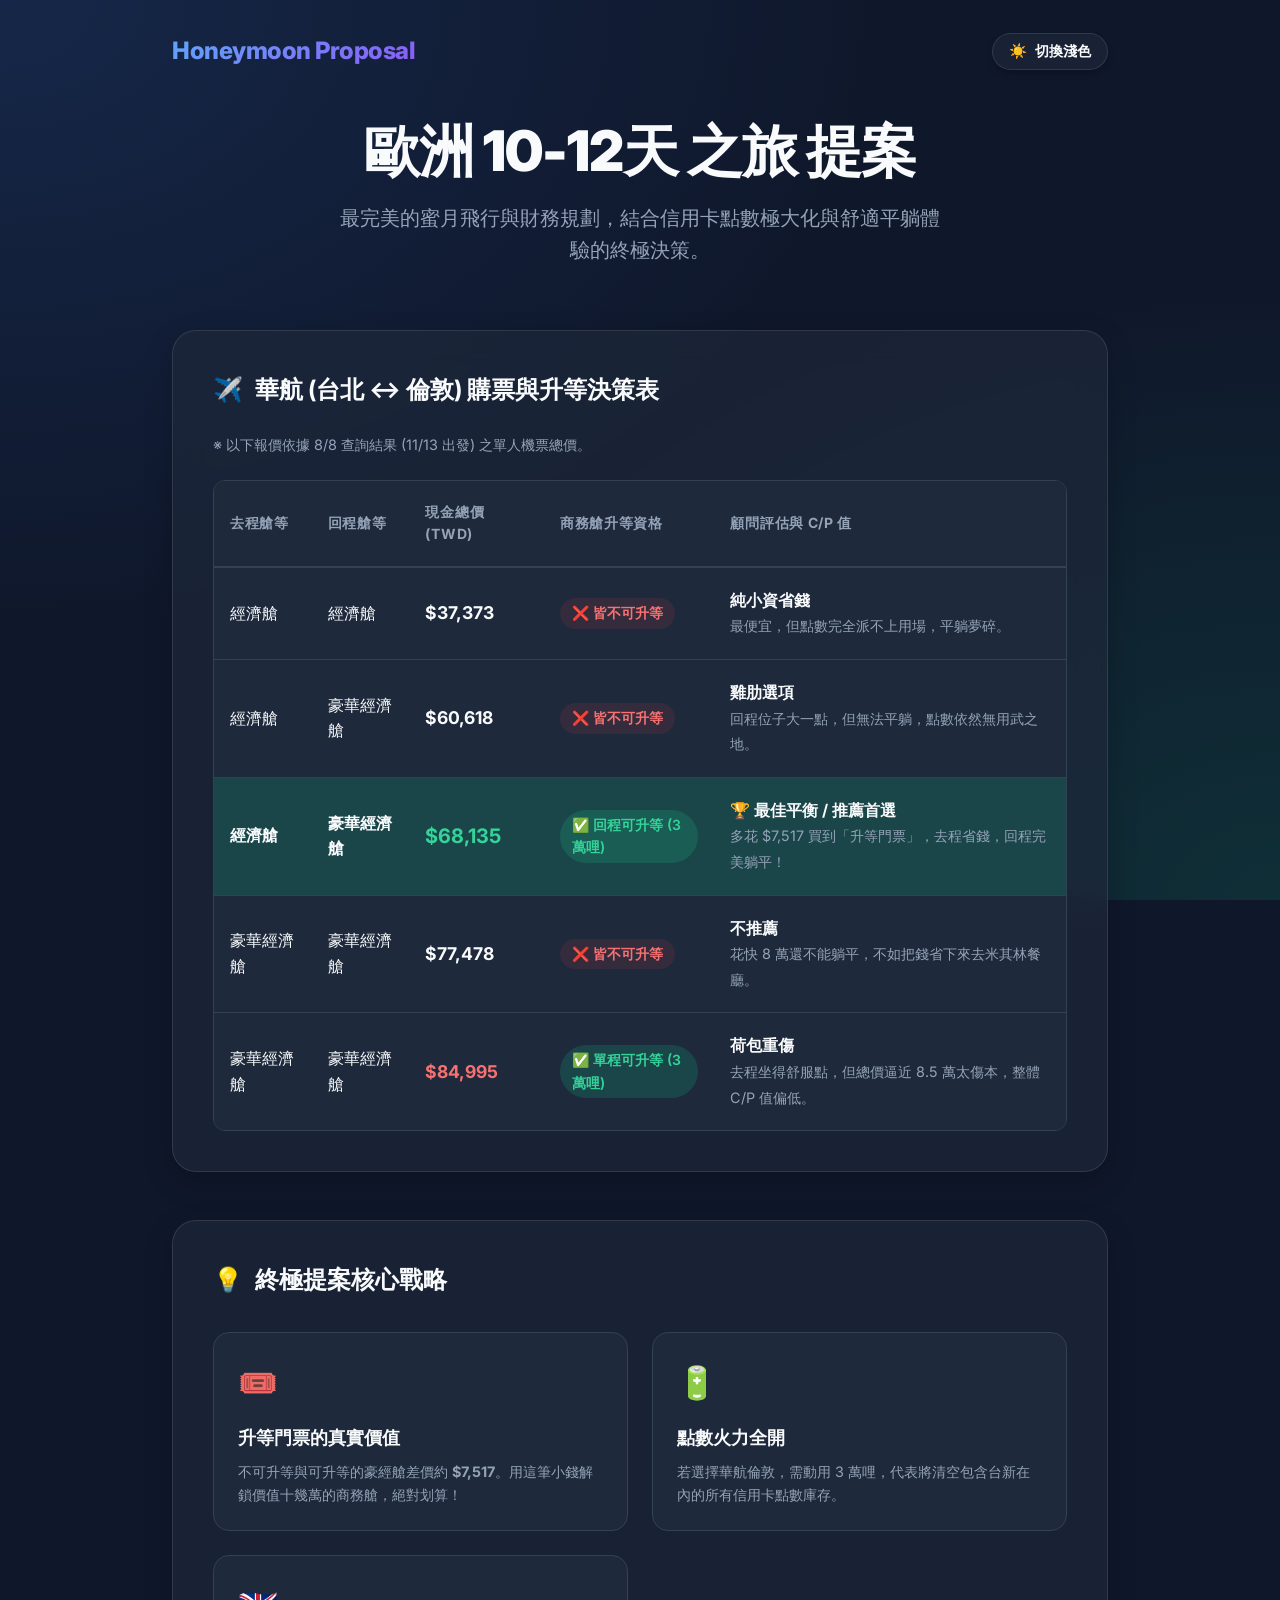
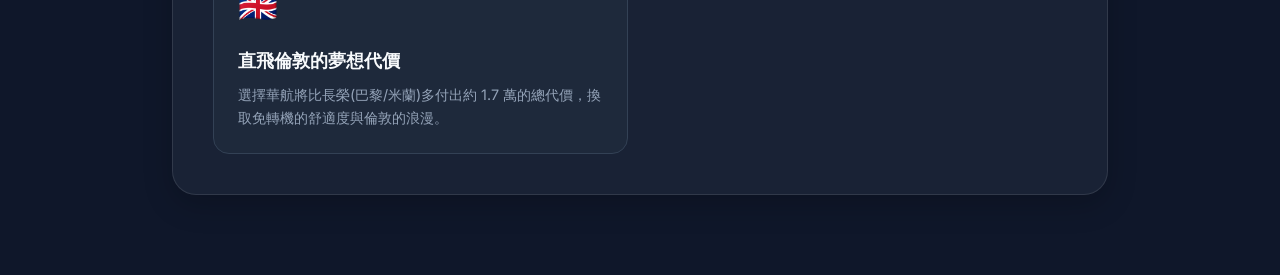
<file: as-miles-hub/europe-proposal/index.html>
<!DOCTYPE html>
<html lang="zh-TW" data-theme="dark">
<head>
    <meta charset="UTF-8">
    <meta name="viewport" content="width=device-width, initial-scale=1.0">
    <title>歐洲 10-12天 之旅 提案</title>
    <!-- Google Fonts -->
    <link rel="preconnect" href="https://fonts.googleapis.com">
    <link rel="preconnect" href="https://fonts.gstatic.com" crossorigin>
    <link href="https://fonts.googleapis.com/css2?family=Inter:wght@400;600;700;900&display=swap" rel="stylesheet">
    <!-- Custom CSS -->
    <link rel="stylesheet" href="styles.css">
</head>
<body>
    <div class="container">
        <!-- Header -->
        <header>
            <div class="brand">
                <h1>Honeymoon Proposal</h1>
            </div>
            <button class="theme-toggle" id="themeToggle" aria-label="Toggle Dark Mode">
                <span id="themeIcon">☀️</span>
                <span id="themeText">切換淺色</span>
            </button>
        </header>

        <!-- Hero Section -->
        <section class="hero">
            <h1 class="hero-title">歐洲 10-12天 之旅 提案</h1>
            <p class="hero-subtitle">最完美的蜜月飛行與財務規劃，結合信用卡點數極大化與舒適平躺體驗的終極決策。</p>
        </section>

        <!-- Pricing Table Section -->
        <section class="glass-card">
            <h2 class="section-title">
                <span>✈️</span> 華航 (台北 ↔ 倫敦) 購票與升等決策表
            </h2>
            <p class="text-muted" style="margin-bottom: 1.5rem;">※ 以下報價依據 8/8 查詢結果 (11/13 出發) 之單人機票總價。</p>
            
            <div class="table-responsive">
                <table>
                    <thead>
                        <tr>
                            <th>去程艙等</th>
                            <th>回程艙等</th>
                            <th>現金總價 (TWD)</th>
                            <th>商務艙升等資格</th>
                            <th>顧問評估與 C/P 值</th>
                        </tr>
                    </thead>
                    <tbody>
                        <tr>
                            <td>經濟艙</td>
                            <td>經濟艙</td>
                            <td class="price">$37,373</td>
                            <td><span class="badge-danger">❌ 皆不可升等</span></td>
                            <td>
                                <strong>純小資省錢</strong><br>
                                <span class="text-muted">最便宜，但點數完全派不上用場，平躺夢碎。</span>
                            </td>
                        </tr>
                        <tr>
                            <td>經濟艙</td>
                            <td>豪華經濟艙</td>
                            <td class="price">$60,618</td>
                            <td><span class="badge-danger">❌ 皆不可升等</span></td>
                            <td>
                                <strong>雞肋選項</strong><br>
                                <span class="text-muted">回程位子大一點，但無法平躺，點數依然無用武之地。</span>
                            </td>
                        </tr>
                        <tr class="highlight-row">
                            <td style="font-weight: 700;">經濟艙</td>
                            <td style="font-weight: 700;">豪華經濟艙</td>
                            <td class="price text-success" style="font-size: 1.25rem;">$68,135</td>
                            <td><span class="badge-success">✅ 回程可升等 (3萬哩)</span></td>
                            <td>
                                <strong>🏆 最佳平衡 / 推薦首選</strong><br>
                                <span class="text-muted">多花 $7,517 買到「升等門票」，去程省錢，回程完美躺平！</span>
                            </td>
                        </tr>
                        <tr>
                            <td>豪華經濟艙</td>
                            <td>豪華經濟艙</td>
                            <td class="price">$77,478</td>
                            <td><span class="badge-danger">❌ 皆不可升等</span></td>
                            <td>
                                <strong>不推薦</strong><br>
                                <span class="text-muted">花快 8 萬還不能躺平，不如把錢省下來去米其林餐廳。</span>
                            </td>
                        </tr>
                        <tr>
                            <td>豪華經濟艙</td>
                            <td>豪華經濟艙</td>
                            <td class="price text-danger">$84,995</td>
                            <td><span class="badge-success">✅ 單程可升等 (3萬哩)</span></td>
                            <td>
                                <strong>荷包重傷</strong><br>
                                <span class="text-muted">去程坐得舒服點，但總價逼近 8.5 萬太傷本，整體 C/P 值偏低。</span>
                            </td>
                        </tr>
                    </tbody>
                </table>
            </div>
        </section>

        <!-- Takeaways Section -->
        <section class="glass-card" style="animation-delay: 0.2s;">
            <h2 class="section-title">
                <span>💡</span> 終極提案核心戰略
            </h2>
            <div class="takeaway">
                <div class="takeaway-card">
                    <div class="takeaway-icon">🎟️</div>
                    <h3 class="takeaway-title">升等門票的真實價值</h3>
                    <p class="text-muted">不可升等與可升等的豪經艙差價約 <strong>$7,517</strong>。用這筆小錢解鎖價值十幾萬的商務艙，絕對划算！</p>
                </div>
                <div class="takeaway-card">
                    <div class="takeaway-icon">🔋</div>
                    <h3 class="takeaway-title">點數火力全開</h3>
                    <p class="text-muted">若選擇華航倫敦，需動用 3 萬哩，代表將清空包含台新在內的所有信用卡點數庫存。</p>
                </div>
                <div class="takeaway-card">
                    <div class="takeaway-icon">🇬🇧</div>
                    <h3 class="takeaway-title">直飛倫敦的夢想代價</h3>
                    <p class="text-muted">選擇華航將比長榮(巴黎/米蘭)多付出約 1.7 萬的總代價，換取免轉機的舒適度與倫敦的浪漫。</p>
                </div>
            </div>
        </section>
    </div>

    <!-- Theme Toggle Script -->
    <script>
        const themeToggle = document.getElementById('themeToggle');
        const themeIcon = document.getElementById('themeIcon');
        const themeText = document.getElementById('themeText');
        const htmlElement = document.documentElement;

        themeToggle.addEventListener('click', () => {
            if (htmlElement.getAttribute('data-theme') === 'dark') {
                htmlElement.setAttribute('data-theme', 'light');
                themeIcon.textContent = '🌙';
                themeText.textContent = '切換深色';
            } else {
                htmlElement.setAttribute('data-theme', 'dark');
                themeIcon.textContent = '☀️';
                themeText.textContent = '切換淺色';
            }
        });
    </script>
</body>
</html>
</file>
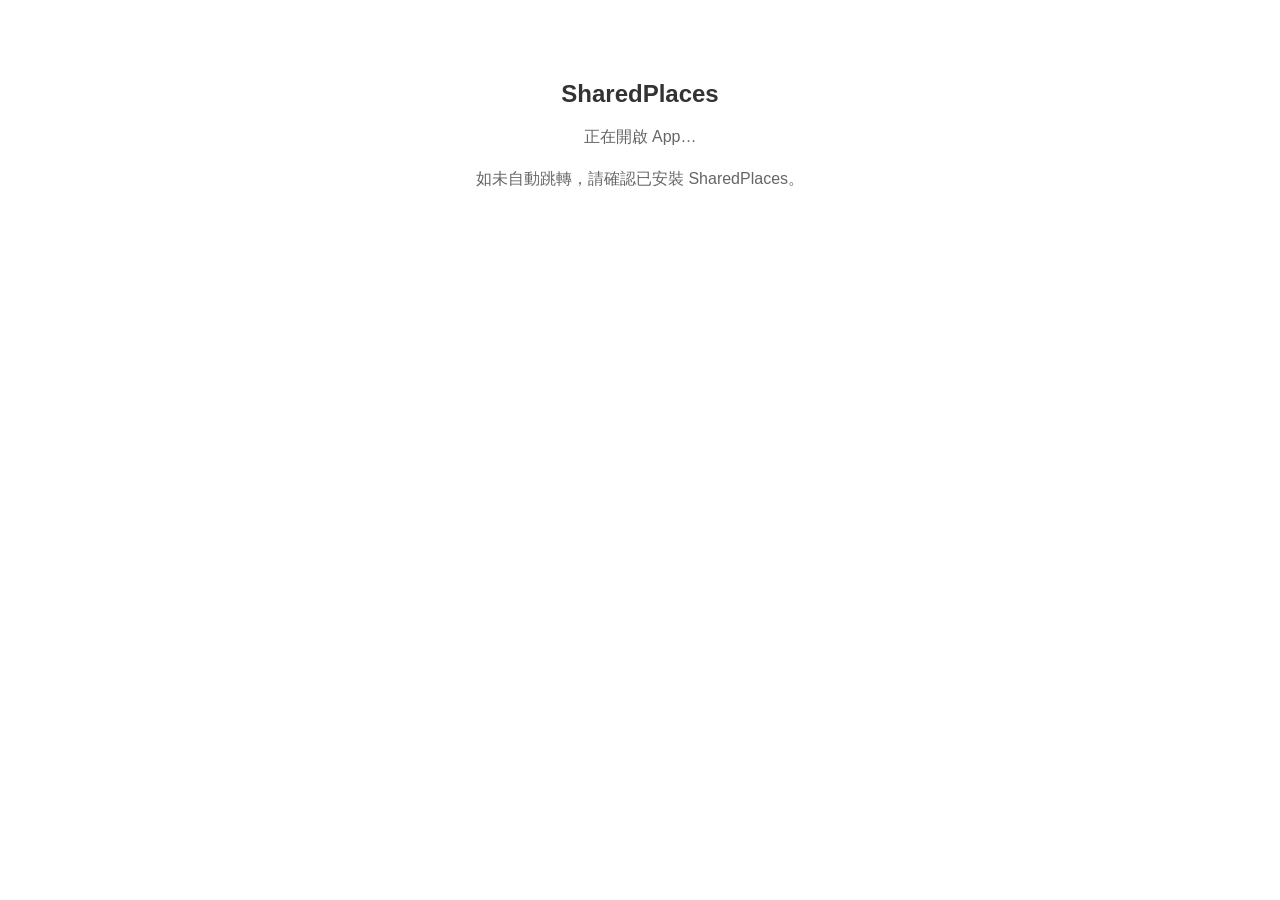
<file: share.html>
<!DOCTYPE html>
<html lang="zh-Hant">
<head>
  <meta charset="UTF-8">
  <title>SharedPlaces — 開啟中</title>
  <style>
    body { font-family: -apple-system, sans-serif; max-width: 480px; margin: 80px auto; padding: 0 20px; text-align: center; color: #333; }
    h1 { font-size: 24px; }
    p { line-height: 1.6; color: #666; }
  </style>
</head>
<body>
  <h1>SharedPlaces</h1>
  <p>正在開啟 App…</p>
  <p>如未自動跳轉，請確認已安裝 SharedPlaces。</p>
</body>
</html>
</file>
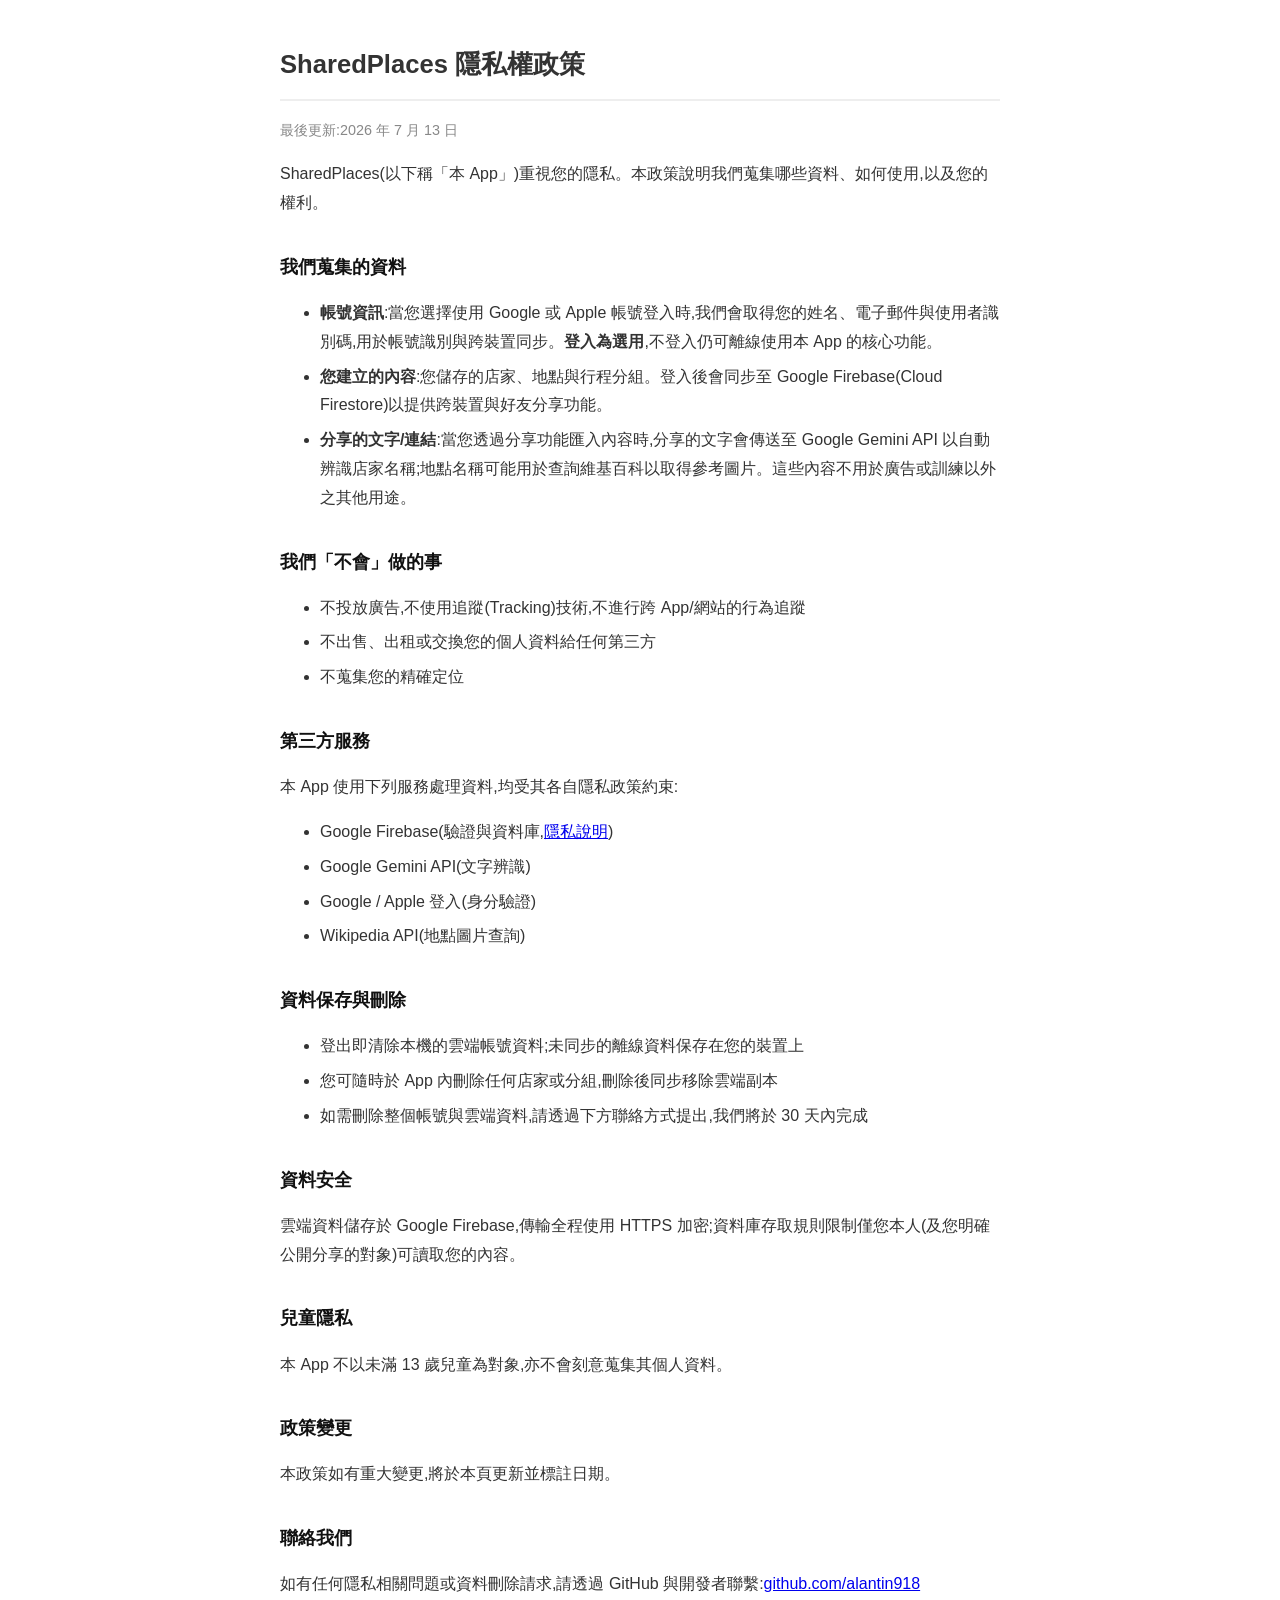
<file: sharedplaces/privacy.html>
<!DOCTYPE html>
<html lang="zh-Hant">
<head>
<meta charset="UTF-8">
<meta name="viewport" content="width=device-width, initial-scale=1.0">
<title>SharedPlaces 隱私權政策</title>
<style>
  body{font-family:-apple-system,"PingFang TC","Noto Sans TC",sans-serif;max-width:720px;margin:0 auto;padding:24px 20px 60px;line-height:1.8;color:#333}
  h1{font-size:1.6rem;border-bottom:2px solid #eee;padding-bottom:12px}
  h2{font-size:1.15rem;margin-top:32px;color:#111}
  .updated{color:#888;font-size:.9rem}
  li{margin:6px 0}
  @media (prefers-color-scheme: dark){body{background:#111;color:#ddd}h2{color:#fff}h1{border-color:#333}}
</style>
</head>
<body>
<h1>SharedPlaces 隱私權政策</h1>
<p class="updated">最後更新:2026 年 7 月 13 日</p>

<p>SharedPlaces(以下稱「本 App」)重視您的隱私。本政策說明我們蒐集哪些資料、如何使用,以及您的權利。</p>

<h2>我們蒐集的資料</h2>
<ul>
  <li><b>帳號資訊</b>:當您選擇使用 Google 或 Apple 帳號登入時,我們會取得您的姓名、電子郵件與使用者識別碼,用於帳號識別與跨裝置同步。<b>登入為選用</b>,不登入仍可離線使用本 App 的核心功能。</li>
  <li><b>您建立的內容</b>:您儲存的店家、地點與行程分組。登入後會同步至 Google Firebase(Cloud Firestore)以提供跨裝置與好友分享功能。</li>
  <li><b>分享的文字/連結</b>:當您透過分享功能匯入內容時,分享的文字會傳送至 Google Gemini API 以自動辨識店家名稱;地點名稱可能用於查詢維基百科以取得參考圖片。這些內容不用於廣告或訓練以外之其他用途。</li>
</ul>

<h2>我們「不會」做的事</h2>
<ul>
  <li>不投放廣告,不使用追蹤(Tracking)技術,不進行跨 App/網站的行為追蹤</li>
  <li>不出售、出租或交換您的個人資料給任何第三方</li>
  <li>不蒐集您的精確定位</li>
</ul>

<h2>第三方服務</h2>
<p>本 App 使用下列服務處理資料,均受其各自隱私政策約束:</p>
<ul>
  <li>Google Firebase(驗證與資料庫,<a href="https://firebase.google.com/support/privacy">隱私說明</a>)</li>
  <li>Google Gemini API(文字辨識)</li>
  <li>Google / Apple 登入(身分驗證)</li>
  <li>Wikipedia API(地點圖片查詢)</li>
</ul>

<h2>資料保存與刪除</h2>
<ul>
  <li>登出即清除本機的雲端帳號資料;未同步的離線資料保存在您的裝置上</li>
  <li>您可隨時於 App 內刪除任何店家或分組,刪除後同步移除雲端副本</li>
  <li>如需刪除整個帳號與雲端資料,請透過下方聯絡方式提出,我們將於 30 天內完成</li>
</ul>

<h2>資料安全</h2>
<p>雲端資料儲存於 Google Firebase,傳輸全程使用 HTTPS 加密;資料庫存取規則限制僅您本人(及您明確公開分享的對象)可讀取您的內容。</p>

<h2>兒童隱私</h2>
<p>本 App 不以未滿 13 歲兒童為對象,亦不會刻意蒐集其個人資料。</p>

<h2>政策變更</h2>
<p>本政策如有重大變更,將於本頁更新並標註日期。</p>

<h2>聯絡我們</h2>
<p>如有任何隱私相關問題或資料刪除請求,請透過 GitHub 與開發者聯繫:<a href="https://github.com/alantin918">github.com/alantin918</a></p>

</body>
</html>
</file>
<file: as-miles-hub/styles.css>
/* ==========================================================================
   Design System & CSS Variables (Dark & Light Modes)
   ========================================================================== */

:root {
    /* 預設暗黑模式變數 (Dark Mode - Default) */
    --bg-primary: #0A0E17;
    --bg-secondary: #121826;
    --bg-card: rgba(22, 30, 46, 0.7);
    --bg-card-hover: rgba(30, 42, 64, 0.8);
    --border-color: rgba(255, 255, 255, 0.1);
    --border-accent: #00FF87;
    
    --text-primary: #F0F4F8;
    --text-secondary: #94A3B8;
    --text-muted: #64748B;
    
    --accent-aurora: #00FF87;
    --accent-blue: #38BDF8;
    --accent-purple: #818CF8;
    --accent-gold: #F59E0B;
    
    --shadow-glow: 0 0 25px rgba(0, 255, 135, 0.15);
    --shadow-card: 0 10px 30px rgba(0, 0, 0, 0.4);

    --header-bg: rgba(10, 14, 23, 0.85);
    --btn-active-bg: linear-gradient(135deg, #00FF87 0%, #38BDF8 100%);
    --btn-active-text: #0A0E17;
    
    --font-heading: 'Outfit', 'Noto Sans TC', sans-serif;
    --font-body: 'Noto Sans TC', 'Outfit', sans-serif;
    --transition: all 0.3s cubic-bezier(0.4, 0, 0.2, 1);
}

/* ☀️ 淺色模式變數 (Light Mode Overrides) */
[data-theme="light"] {
    --bg-primary: #F8FAFC;
    --bg-secondary: #EFF6FF;
    --bg-card: rgba(255, 255, 255, 0.85);
    --bg-card-hover: rgba(255, 255, 255, 0.98);
    --border-color: rgba(0, 0, 0, 0.08);
    --border-accent: #0284C7;
    
    --text-primary: #0F172A;
    --text-secondary: #475569;
    --text-muted: #64748B;
    
    --accent-aurora: #059669;
    --accent-blue: #0284C7;
    --accent-purple: #4F46E5;
    --accent-gold: #D97706;
    
    --shadow-glow: 0 0 20px rgba(2, 132, 199, 0.12);
    --shadow-card: 0 10px 25px rgba(15, 23, 42, 0.06);

    --header-bg: rgba(248, 250, 252, 0.85);
    --btn-active-bg: linear-gradient(135deg, #0284C7 0%, #059669 100%);
    --btn-active-text: #FFFFFF;
}

/* ==========================================================================
   Global Reset & Base Styles
   ========================================================================== */

* {
    margin: 0;
    padding: 0;
    box-sizing: border-box;
}

body {
    font-family: var(--font-body);
    background-color: var(--bg-primary);
    color: var(--text-primary);
    line-height: 1.6;
    transition: background-color 0.4s ease, color 0.4s ease;
    overflow-x: hidden;
}

/* ==========================================================================
   Header & Navigation
   ========================================================================== */

.site-header {
    position: sticky;
    top: 0;
    z-index: 1000;
    background: var(--header-bg);
    backdrop-filter: blur(16px);
    border-bottom: 1px solid var(--border-color);
    transition: var(--transition);
}

.header-container {
    max-width: 1280px;
    margin: 0 auto;
    padding: 0.8rem 1.5rem;
    display: flex;
    align-items: center;
    justify-content: space-between;
    gap: 1rem;
}

.brand {
    display: flex;
    align-items: center;
    gap: 0.8rem;
}

.brand-icon {
    font-size: 1.8rem;
}

.brand-title {
    font-family: var(--font-heading);
    font-weight: 800;
    font-size: 1.3rem;
    background: linear-gradient(135deg, var(--accent-aurora), var(--accent-blue));
    -webkit-background-clip: text;
    -webkit-text-fill-color: transparent;
    display: block;
    line-height: 1.2;
}

.brand-sub {
    font-size: 0.75rem;
    color: var(--text-secondary);
}

/* Navigation Tabs */
.main-nav {
    display: flex;
    align-items: center;
    gap: 0.4rem;
    background: rgba(0, 0, 0, 0.1);
    padding: 0.3rem;
    border-radius: 99px;
    border: 1px solid var(--border-color);
}

.nav-btn {
    border: none;
    background: transparent;
    color: var(--text-secondary);
    padding: 0.55rem 1rem;
    border-radius: 99px;
    font-family: var(--font-body);
    font-weight: 600;
    font-size: 0.88rem;
    cursor: pointer;
    transition: var(--transition);
    display: flex;
    align-items: center;
    gap: 0.4rem;
    white-space: nowrap;
}

.nav-btn:hover {
    color: var(--text-primary);
    background: rgba(255, 255, 255, 0.05);
}

.nav-btn.active {
    background: var(--btn-active-bg);
    color: var(--btn-active-text);
    box-shadow: 0 4px 12px rgba(0, 255, 135, 0.2);
}

/* Theme Toggle Button */
.theme-toggle {
    border: 1px solid var(--border-color);
    background: var(--bg-card);
    color: var(--text-primary);
    padding: 0.5rem 1rem;
    border-radius: 99px;
    font-family: var(--font-body);
    font-weight: 600;
    font-size: 0.85rem;
    cursor: pointer;
    display: flex;
    align-items: center;
    gap: 0.5rem;
    transition: var(--transition);
}

.theme-toggle:hover {
    border-color: var(--accent-aurora);
    box-shadow: var(--shadow-glow);
}

[data-theme="dark"] .sun-icon { display: inline; }
[data-theme="dark"] .moon-icon { display: none; }
[data-theme="light"] .sun-icon { display: none; }
[data-theme="light"] .moon-icon { display: inline; }

/* ==========================================================================
   Main Content Layout
   ========================================================================== */

.main-content {
    max-width: 1280px;
    margin: 0 auto;
    padding: 2rem 1.5rem 4rem;
}

/* Hero Banner */
.hero-banner {
    position: relative;
    background: linear-gradient(135deg, rgba(0, 255, 135, 0.08) 0%, rgba(56, 189, 248, 0.08) 100%);
    border: 1px solid var(--border-color);
    border-radius: 24px;
    padding: 3rem 2.5rem;
    margin-bottom: 2.5rem;
    overflow: hidden;
}

.badge-tag {
    display: inline-block;
    background: rgba(0, 255, 135, 0.15);
    color: var(--accent-aurora);
    padding: 0.35rem 0.9rem;
    border-radius: 99px;
    font-size: 0.82rem;
    font-weight: 700;
    margin-bottom: 1rem;
    border: 1px solid rgba(0, 255, 135, 0.3);
}

.hero-title {
    font-family: var(--font-heading);
    font-size: 2.3rem;
    font-weight: 800;
    margin-bottom: 1rem;
    line-height: 1.25;
    background: linear-gradient(135deg, var(--text-primary) 30%, var(--accent-blue));
    -webkit-background-clip: text;
    -webkit-text-fill-color: transparent;
}

.hero-desc {
    font-size: 1.05rem;
    color: var(--text-secondary);
    max-width: 780px;
    margin-bottom: 2rem;
}

.hero-stats {
    display: flex;
    gap: 2.5rem;
    flex-wrap: wrap;
}

.stat-item {
    display: flex;
    flex-direction: column;
}

.stat-val {
    font-family: var(--font-heading);
    font-size: 1.8rem;
    font-weight: 800;
    color: var(--accent-aurora);
}

.stat-lbl {
    font-size: 0.85rem;
    color: var(--text-muted);
}

/* Tab Panels Switching */
.tab-panel {
    display: none;
    animation: fadeIn 0.4s ease forwards;
}

.tab-panel.active {
    display: block;
}

@keyframes fadeIn {
    from { opacity: 0; transform: translateY(12px); }
    to { opacity: 1; transform: translateY(0); }
}

.panel-header {
    margin-bottom: 2rem;
}

.panel-header h2 {
    font-family: var(--font-heading);
    font-size: 1.8rem;
    font-weight: 700;
    margin-bottom: 0.4rem;
}

.panel-header p {
    color: var(--text-secondary);
    font-size: 0.95rem;
}

/* Glassmorphism Cards */
.card-glass {
    background: var(--bg-card);
    backdrop-filter: blur(12px);
    border: 1px solid var(--border-color);
    border-radius: 20px;
    padding: 1.8rem;
    box-shadow: var(--shadow-card);
    transition: var(--transition);
}

.card-glass:hover {
    border-color: rgba(255, 255, 255, 0.2);
}

.card-title {
    font-family: var(--font-heading);
    font-size: 1.25rem;
    font-weight: 700;
    margin-bottom: 1.4rem;
    padding-bottom: 0.8rem;
    border-bottom: 1px solid var(--border-color);
}

/* ==========================================================================
   Tab 1: Interactive Calculator
   ========================================================================== */

.calc-grid {
    display: grid;
    grid-template-columns: 1.2fr 1fr;
    gap: 2rem;
}

.form-group {
    margin-bottom: 1.5rem;
}

.form-label {
    display: block;
    font-weight: 700;
    font-size: 0.92rem;
    margin-bottom: 0.6rem;
    color: var(--text-primary);
}

.form-select {
    width: 100%;
    background: var(--bg-secondary);
    color: var(--text-primary);
    border: 1px solid var(--border-color);
    border-radius: 12px;
    padding: 0.8rem 1rem;
    font-family: var(--font-body);
    font-size: 0.9rem;
    cursor: pointer;
    outline: none;
    transition: var(--transition);
}

.form-select:focus {
    border-color: var(--accent-aurora);
    box-shadow: 0 0 0 3px rgba(0, 255, 135, 0.15);
}

.radio-group {
    display: flex;
    gap: 1rem;
}

.radio-label {
    flex: 1;
    background: var(--bg-secondary);
    border: 1px solid var(--border-color);
    padding: 0.75rem 1rem;
    border-radius: 12px;
    font-size: 0.88rem;
    cursor: pointer;
    display: flex;
    align-items: center;
    gap: 0.5rem;
    transition: var(--transition);
}

.radio-label.active {
    border-color: var(--accent-aurora);
    background: rgba(0, 255, 135, 0.08);
}

.checkbox-list {
    display: flex;
    flex-direction: column;
    gap: 0.75rem;
}

.checkbox-label {
    background: var(--bg-secondary);
    border: 1px solid var(--border-color);
    padding: 0.8rem 1rem;
    border-radius: 12px;
    font-size: 0.88rem;
    cursor: pointer;
    display: flex;
    align-items: center;
    gap: 0.75rem;
    transition: var(--transition);
}

.checkbox-label:hover {
    border-color: var(--accent-blue);
}

.checkbox-label input[type="checkbox"] {
    width: 18px;
    height: 18px;
    accent-color: var(--accent-aurora);
    cursor: pointer;
}

/* Calculator Results Display */
.total-display {
    background: linear-gradient(135deg, rgba(0, 255, 135, 0.12), rgba(56, 189, 248, 0.12));
    border: 1px solid var(--border-accent);
    border-radius: 16px;
    padding: 1.5rem;
    margin-bottom: 1.5rem;
    text-align: center;
}

.total-price-box {
    display: flex;
    flex-direction: column;
    margin-bottom: 0.8rem;
}

.total-price-box.secondary {
    margin-bottom: 0;
    padding-top: 0.8rem;
    border-top: 1px dashed var(--border-color);
}

.total-lbl {
    font-size: 0.85rem;
    color: var(--text-secondary);

}

.total-num {
    font-family: var(--font-heading);
    font-size: 2.2rem;
    font-weight: 800;
    color: var(--accent-aurora);
    line-height: 1.2;
}

.total-num-sec {
    font-family: var(--font-heading);
    font-size: 1.4rem;
    font-weight: 700;
    color: var(--accent-blue);
}

.breakdown-list {
    display: flex;
    flex-direction: column;
    gap: 0.8rem;
    margin-bottom: 1.5rem;
}

.breakdown-item {
    display: flex;
    justify-content: space-between;
    align-items: center;
    font-size: 0.88rem;
    padding-bottom: 0.5rem;
    border-bottom: 1px dashed var(--border-color);
}

.bk-name { color: var(--text-secondary); }
.bk-val { font-weight: 700; color: var(--text-primary); }

.savings-banner {
    display: flex;
    align-items: flex-start;
    gap: 0.8rem;
    background: rgba(245, 158, 11, 0.1);
    border: 1px solid rgba(245, 158, 11, 0.3);
    padding: 1rem;
    border-radius: 12px;
    font-size: 0.85rem;
    color: var(--accent-gold);
}

/* ==========================================================================
   Tab 2: Airlines & Transit
   ========================================================================== */

.airline-cards {
    display: grid;
    grid-template-columns: repeat(auto-fit, minmax(280px, 1fr));
    gap: 1.5rem;
    margin-bottom: 2rem;
}

.airline-card {
    background: var(--bg-card);
    border: 1px solid var(--border-color);
    border-radius: 20px;
    padding: 1.8rem;
    display: flex;
    flex-direction: column;
    transition: var(--transition);
}

.airline-card.featured {
    border-color: var(--accent-aurora);
    box-shadow: var(--shadow-glow);
}

.card-badge {
    display: inline-flex;
    align-items: center;
    width: fit-content;
    background: var(--accent-aurora);
    color: #0A0E17;
    font-size: 0.78rem;
    font-weight: 800;
    padding: 0.3rem 0.8rem;
    border-radius: 99px;
    margin-bottom: 0.8rem;
}

.card-badge.badge-green { background: #10B981; color: #fff; }
.card-badge.badge-purple { background: #8B5CF6; color: #fff; }
.card-badge.badge-blue { background: #0284C7; color: #fff; }

.airline-name {
    font-family: var(--font-heading);
    font-size: 1.3rem;
    font-weight: 700;
    margin-bottom: 0.5rem;
}

.airline-price {
    font-size: 1rem;
    font-weight: 700;
    color: var(--accent-blue);
    margin-bottom: 1.2rem;

}

.airline-details {
    list-style: none;
    display: flex;
    flex-direction: column;
    gap: 0.6rem;
    font-size: 0.88rem;
    color: var(--text-secondary);
}

.airline-details strong {
    color: var(--text-primary);
}

.info-box-card {
    background: linear-gradient(135deg, rgba(56, 189, 248, 0.1), rgba(129, 140, 248, 0.1));
    border: 1px solid var(--accent-blue);
    border-radius: 16px;
    padding: 1.5rem;
}

.info-box-card h3 {
    font-size: 1.1rem;
    margin-bottom: 0.5rem;
    color: var(--accent-blue);
}

.info-box-card p {
    font-size: 0.9rem;
    color: var(--text-secondary);
}

/* ==========================================================================
   Tab 3: 12-Day Itinerary Timeline
   ========================================================================== */

.day-tabs {
    display: flex;
    gap: 0.5rem;
    overflow-x: auto;
    padding-bottom: 0.8rem;
    margin-bottom: 1.5rem;
    scrollbar-width: thin;
}

.day-btn {
    border: 1px solid var(--border-color);
    background: var(--bg-card);
    color: var(--text-secondary);
    padding: 0.6rem 1.2rem;
    border-radius: 12px;
    font-family: var(--font-heading);
    font-weight: 700;
    cursor: pointer;
    white-space: nowrap;
    transition: var(--transition);
}

.day-btn.active {
    background: var(--btn-active-bg);
    color: var(--btn-active-text);
    border-color: transparent;
    box-shadow: 0 4px 12px rgba(0, 255, 135, 0.2);
}

.itin-header {
    display: flex;
    justify-content: space-between;
    align-items: center;
    margin-bottom: 1.5rem;
    flex-wrap: wrap;
    gap: 1rem;
}

.itin-day-title {
    font-family: var(--font-heading);
    font-size: 1.5rem;
    font-weight: 800;
}

.light-tag {
    background: rgba(245, 158, 11, 0.15);
    color: var(--accent-gold);
    border: 1px solid rgba(245, 158, 11, 0.3);
    padding: 0.3rem 0.8rem;
    border-radius: 99px;
    font-size: 0.82rem;
    font-weight: 700;
}

.itin-timeline {
    display: flex;
    flex-direction: column;
    gap: 1.2rem;
}

.itin-item {
    display: flex;
    gap: 1.5rem;
    padding-left: 1rem;
    border-left: 2px solid var(--accent-blue);
    position: relative;
}

.itin-item::before {
    content: '';
    position: absolute;
    left: -7px;
    top: 5px;
    width: 12px;
    height: 12px;
    border-radius: 50%;
    background: var(--accent-blue);
    box-shadow: 0 0 10px var(--accent-blue);
}

.itin-time {
    font-family: var(--font-heading);
    font-weight: 800;
    font-size: 0.95rem;
    color: var(--accent-aurora);
    min-width: 90px;
}

.itin-body h4 {
    font-size: 1.1rem;
    font-weight: 700;
    margin-bottom: 0.3rem;
}

.itin-body p {
    font-size: 0.9rem;
    color: var(--text-secondary);
}

/* ==========================================================================
   Tab 4: Hot Springs & Wonders
   ========================================================================== */

.sub-section-title {
    font-family: var(--font-heading);
    font-size: 1.3rem;
    font-weight: 700;
    margin-bottom: 1.2rem;
}

.springs-grid {
    display: grid;
    grid-template-columns: repeat(auto-fit, minmax(280px, 1fr));
    gap: 1.5rem;
}

.spring-card {
    background: var(--bg-card);
    border: 1px solid var(--border-color);
    border-radius: 20px;
    overflow: hidden;
}

.spring-img-placeholder {
    height: 120px;
    display: flex;
    align-items: center;
    justify-content: center;
    font-family: var(--font-heading);
    font-weight: 800;
    font-size: 1.2rem;
    color: #fff;
}

.blue-lagoon { background: linear-gradient(135deg, #0284C7, #38BDF8); }
.sky-lagoon { background: linear-gradient(135deg, #0F172A, #3B82F6); }
.secret-lagoon { background: linear-gradient(135deg, #059669, #10B981); }

.spring-body {
    padding: 1.2rem;
}

.spring-body h4 {
    font-size: 1.15rem;
    margin-bottom: 0.3rem;
}

.spring-time {
    display: block;
    font-size: 0.82rem;
    color: var(--accent-blue);
    font-weight: 600;
    margin-bottom: 0.6rem;
}

.spring-body p {
    font-size: 0.88rem;
    color: var(--text-secondary);
    margin-bottom: 0.8rem;
}

.warning-tag {
    font-size: 0.78rem;
    padding: 0.5rem 0.8rem;
    border-radius: 8px;
    background: rgba(239, 68, 68, 0.1);
    color: #EF4444;
    border: 1px solid rgba(239, 68, 68, 0.2);
}

.warning-tag.success {
    background: rgba(16, 185, 129, 0.1);
    color: #10B981;
    border-color: rgba(16, 185, 129, 0.2);
}

.warning-tag.neutral {
    background: rgba(100, 116, 139, 0.1);
    color: var(--text-secondary);
    border-color: rgba(100, 116, 139, 0.2);
}

.wonders-list {
    display: flex;
    flex-direction: column;
    gap: 1rem;
}

.wonder-item {
    display: flex;
    align-items: center;
    gap: 1.5rem;
    background: var(--bg-card);
    border: 1px solid var(--border-color);
    padding: 1.2rem 1.5rem;
    border-radius: 16px;
}

.wonder-num {
    font-family: var(--font-heading);
    font-size: 1.8rem;
    font-weight: 800;
    color: var(--accent-aurora);
}

.wonder-text strong {
    font-size: 1.05rem;
    display: block;
}

.wonder-text p {
    font-size: 0.88rem;
    color: var(--text-secondary);
}

/* ==========================================================================
   Tab 5: Checklist
   ========================================================================== */

.checklist-container {
    display: flex;
    flex-direction: column;
    gap: 2rem;
}

.checklist-section h3 {
    font-size: 1.15rem;
    font-weight: 700;
    margin-bottom: 1rem;
    color: var(--accent-blue);
}

.todo-grid {
    display: grid;
    grid-template-columns: repeat(auto-fit, minmax(260px, 1fr));
    gap: 0.8rem;
}

.todo-item {
    background: var(--bg-secondary);
    border: 1px solid var(--border-color);
    padding: 0.8rem 1rem;
    border-radius: 12px;
    font-size: 0.88rem;
    cursor: pointer;
    display: flex;
    align-items: center;
    gap: 0.75rem;
    transition: var(--transition);
}

.todo-item:hover {
    border-color: var(--accent-aurora);
}

.todo-item input[type="checkbox"] {
    width: 18px;
    height: 18px;
    accent-color: var(--accent-aurora);
}

/* ==========================================================================
   Footer
   ========================================================================== */

.site-footer {
    border-top: 1px solid var(--border-color);
    padding: 2.5rem 1.5rem;
    text-align: center;
    color: var(--text-secondary);
    font-size: 0.88rem;
}

.copyright {
    font-size: 0.78rem;
    color: var(--text-muted);
    margin-top: 0.4rem;
}

/* ==========================================================================
   Responsive Web Design (RWD) Adjustments
   ========================================================================== */

@media (max-width: 900px) {
    .calc-grid {
        grid-template-columns: 1fr;
    }
}

@media (max-width: 768px) {
    .header-container {
        flex-direction: column;
        align-items: stretch;
    }

    .main-nav {
        overflow-x: auto;
        justify-content: flex-start;
        border-radius: 12px;
        padding: 0.4rem;
    }

    .hero-banner {
        padding: 2rem 1.5rem;
    }

    .hero-title {
        font-size: 1.7rem;
    }

    .hero-stats {
        gap: 1.2rem;
    }

    .stat-val {
        font-size: 1.4rem;
    }
}
</file>
<file: as-miles-hub/europe-proposal/styles.css>
:root {
    /* Light Theme */
    --bg-primary: #f8fafc;
    --bg-secondary: #f1f5f9;
    --text-primary: #0f172a;
    --text-secondary: #475569;
    --accent: #3b82f6;
    --accent-hover: #2563eb;
    --glass-bg: rgba(255, 255, 255, 0.7);
    --glass-border: rgba(255, 255, 255, 0.5);
    --glass-shadow: rgba(0, 0, 0, 0.05);
    --card-bg: #ffffff;
    --border: #e2e8f0;
    --success: #10b981;
    --success-bg: rgba(16, 185, 129, 0.1);
    --danger: #ef4444;
}

[data-theme="dark"] {
    /* Dark Theme */
    --bg-primary: #0f172a;
    --bg-secondary: #1e293b;
    --text-primary: #f8fafc;
    --text-secondary: #94a3b8;
    --accent: #60a5fa;
    --accent-hover: #3b82f6;
    --glass-bg: rgba(30, 41, 59, 0.7);
    --glass-border: rgba(255, 255, 255, 0.1);
    --glass-shadow: rgba(0, 0, 0, 0.2);
    --card-bg: #1e293b;
    --border: #334155;
    --success: #34d399;
    --success-bg: rgba(16, 185, 129, 0.2);
    --danger: #f87171;
}

* {
    margin: 0;
    padding: 0;
    box-sizing: border-box;
    transition: background-color 0.3s ease, color 0.3s ease, border-color 0.3s ease;
}

body {
    font-family: 'Inter', -apple-system, BlinkMacSystemFont, "Segoe UI", Roboto, Helvetica, Arial, sans-serif;
    background-color: var(--bg-primary);
    color: var(--text-primary);
    line-height: 1.6;
    min-height: 100vh;
    background-image: 
        radial-gradient(at 0% 0%, rgba(59, 130, 246, 0.15) 0px, transparent 50%),
        radial-gradient(at 100% 100%, rgba(16, 185, 129, 0.15) 0px, transparent 50%);
    background-attachment: fixed;
}

.container {
    max-width: 1000px;
    margin: 0 auto;
    padding: 2rem;
}

/* Header & Theme Toggle */
header {
    display: flex;
    justify-content: space-between;
    align-items: center;
    margin-bottom: 3rem;
}

.brand h1 {
    font-size: 1.5rem;
    font-weight: 800;
    letter-spacing: -0.5px;
    background: linear-gradient(135deg, var(--accent), #8b5cf6);
    -webkit-background-clip: text;
    -webkit-text-fill-color: transparent;
}

.theme-toggle {
    background: var(--glass-bg);
    border: 1px solid var(--glass-border);
    padding: 0.5rem 1rem;
    border-radius: 9999px;
    cursor: pointer;
    display: flex;
    align-items: center;
    gap: 0.5rem;
    color: var(--text-primary);
    font-weight: 600;
    font-size: 0.9rem;
    backdrop-filter: blur(10px);
    box-shadow: 0 4px 6px var(--glass-shadow);
}

.theme-toggle:hover {
    background: var(--bg-secondary);
    transform: translateY(-2px);
}

/* Hero Section */
.hero {
    text-align: center;
    margin-bottom: 4rem;
    animation: fadeInDown 0.8s ease-out;
}

.hero-title {
    font-size: 3.5rem;
    font-weight: 900;
    line-height: 1.2;
    margin-bottom: 1rem;
    letter-spacing: -1px;
}

.hero-subtitle {
    font-size: 1.25rem;
    color: var(--text-secondary);
    max-width: 600px;
    margin: 0 auto;
}

/* Glassmorphism Card */
.glass-card {
    background: var(--glass-bg);
    backdrop-filter: blur(16px);
    -webkit-backdrop-filter: blur(16px);
    border: 1px solid var(--glass-border);
    border-radius: 24px;
    padding: 2.5rem;
    box-shadow: 0 10px 30px var(--glass-shadow);
    margin-bottom: 3rem;
    animation: fadeInUp 1s ease-out;
}

.section-title {
    font-size: 1.5rem;
    font-weight: 700;
    margin-bottom: 1.5rem;
    display: flex;
    align-items: center;
    gap: 0.75rem;
}

/* Table Responsive Container */
.table-responsive {
    width: 100%;
    overflow-x: auto;
    border-radius: 12px;
    border: 1px solid var(--border);
}

/* Data Table */
table {
    width: 100%;
    border-collapse: collapse;
    background-color: var(--card-bg);
    min-width: 800px; /* Force scroll on very small screens */
}

th {
    text-align: left;
    padding: 1.25rem 1rem;
    font-size: 0.875rem;
    text-transform: uppercase;
    letter-spacing: 0.05em;
    color: var(--text-secondary);
    background-color: var(--bg-secondary);
    border-bottom: 2px solid var(--border);
}

td {
    padding: 1.25rem 1rem;
    border-bottom: 1px solid var(--border);
    color: var(--text-primary);
}

tr:last-child td {
    border-bottom: none;
}

tr:hover td {
    background-color: var(--bg-secondary);
}

/* Table Highlights */
.price {
    font-weight: 700;
    font-size: 1.1rem;
}

.highlight-row td {
    background-color: var(--success-bg);
}

.highlight-row:hover td {
    background-color: var(--success-bg);
    filter: brightness(0.95);
}

.badge-success {
    display: inline-block;
    padding: 0.25rem 0.75rem;
    background-color: var(--success-bg);
    color: var(--success);
    border-radius: 9999px;
    font-size: 0.875rem;
    font-weight: 600;
}

.badge-danger {
    display: inline-block;
    padding: 0.25rem 0.75rem;
    background-color: rgba(239, 68, 68, 0.1);
    color: var(--danger);
    border-radius: 9999px;
    font-size: 0.875rem;
    font-weight: 600;
}

.text-success { color: var(--success); }
.text-danger { color: var(--danger); }
.text-muted { color: var(--text-secondary); font-size: 0.9rem; }

/* Takeaway Section */
.takeaway {
    display: grid;
    grid-template-columns: repeat(auto-fit, minmax(280px, 1fr));
    gap: 1.5rem;
    margin-top: 2rem;
}

.takeaway-card {
    background: var(--card-bg);
    border: 1px solid var(--border);
    border-radius: 16px;
    padding: 1.5rem;
    transition: transform 0.3s ease, box-shadow 0.3s ease;
}

.takeaway-card:hover {
    transform: translateY(-5px);
    box-shadow: 0 10px 25px var(--glass-shadow);
}

.takeaway-icon {
    font-size: 2rem;
    margin-bottom: 1rem;
}

.takeaway-title {
    font-weight: 700;
    font-size: 1.1rem;
    margin-bottom: 0.5rem;
}

/* Animations */
@keyframes fadeInDown {
    from { opacity: 0; transform: translateY(-20px); }
    to { opacity: 1; transform: translateY(0); }
}

@keyframes fadeInUp {
    from { opacity: 0; transform: translateY(20px); }
    to { opacity: 1; transform: translateY(0); }
}

/* RWD Adjustments */
@media (max-width: 768px) {
    .container { padding: 1.5rem 1rem; }
    .hero-title { font-size: 2.5rem; }
    .glass-card { padding: 1.5rem; }
    .takeaway { grid-template-columns: 1fr; }
}
</file>
